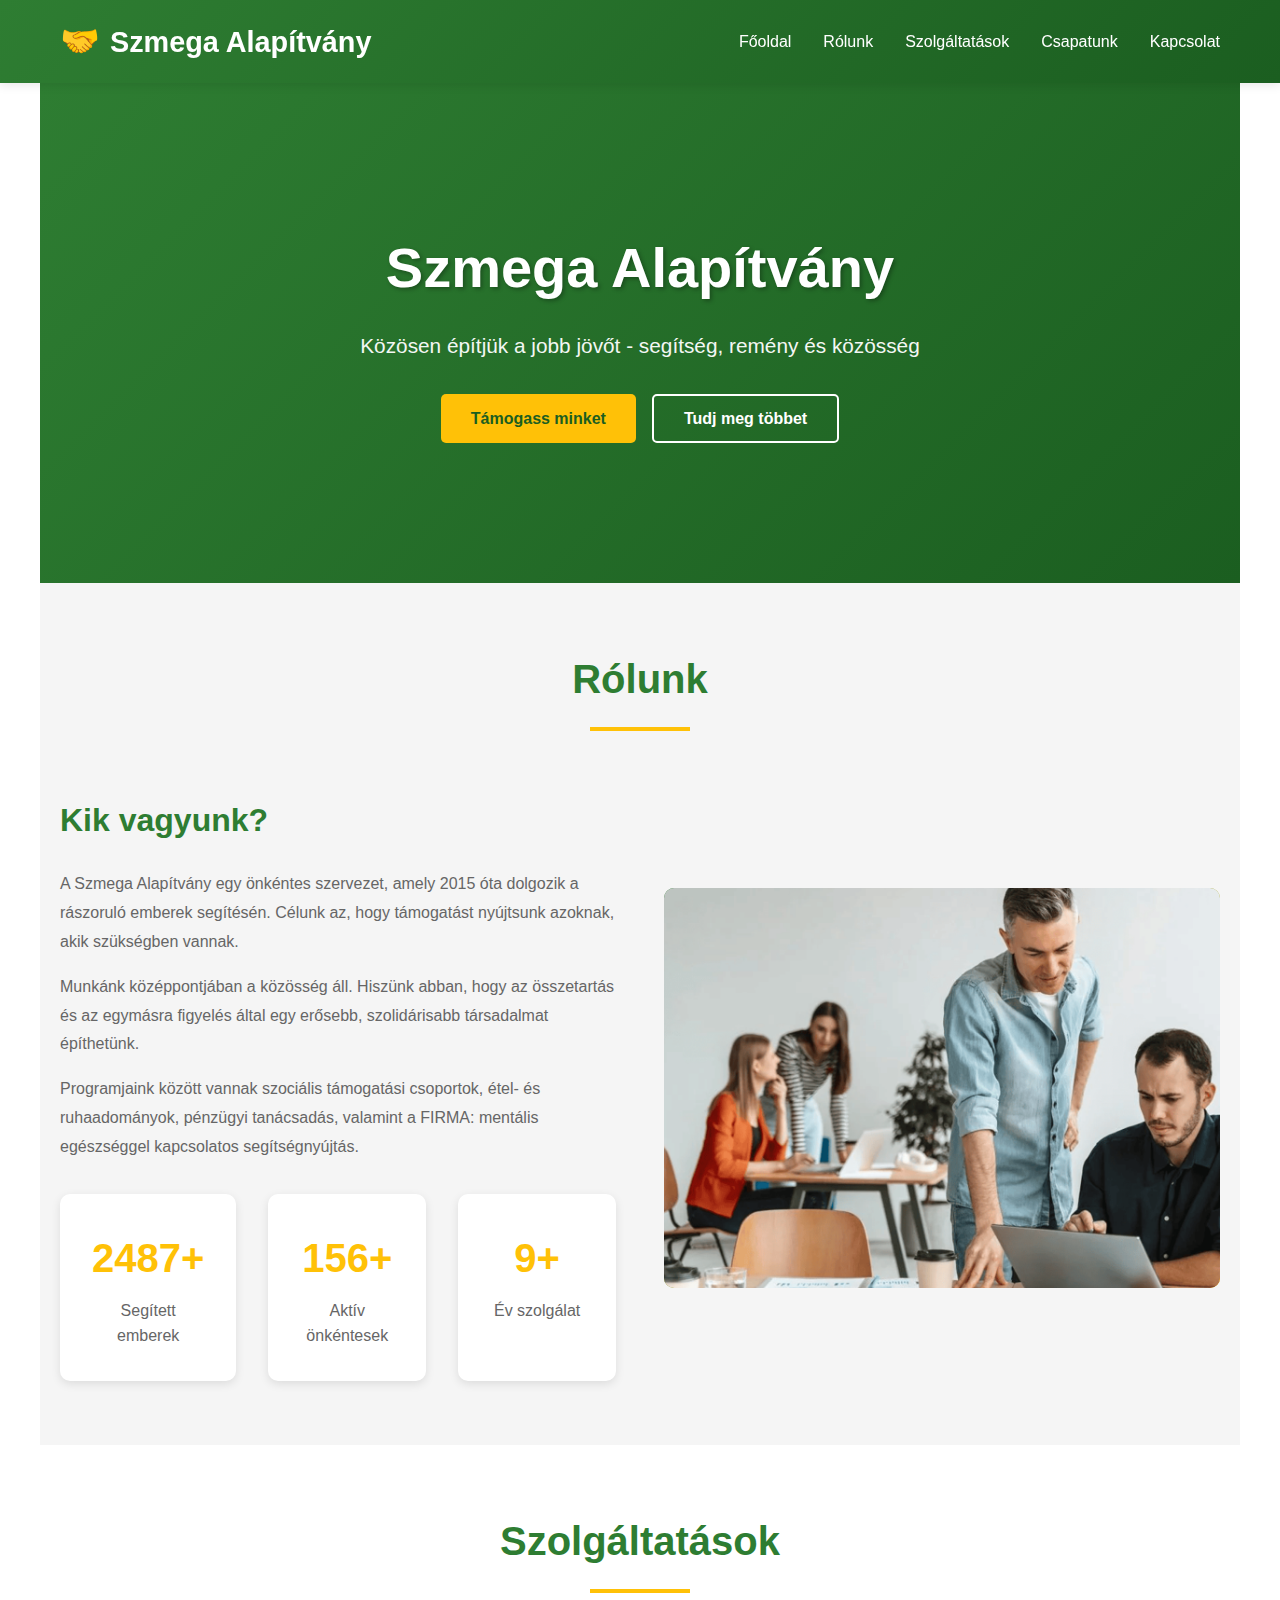
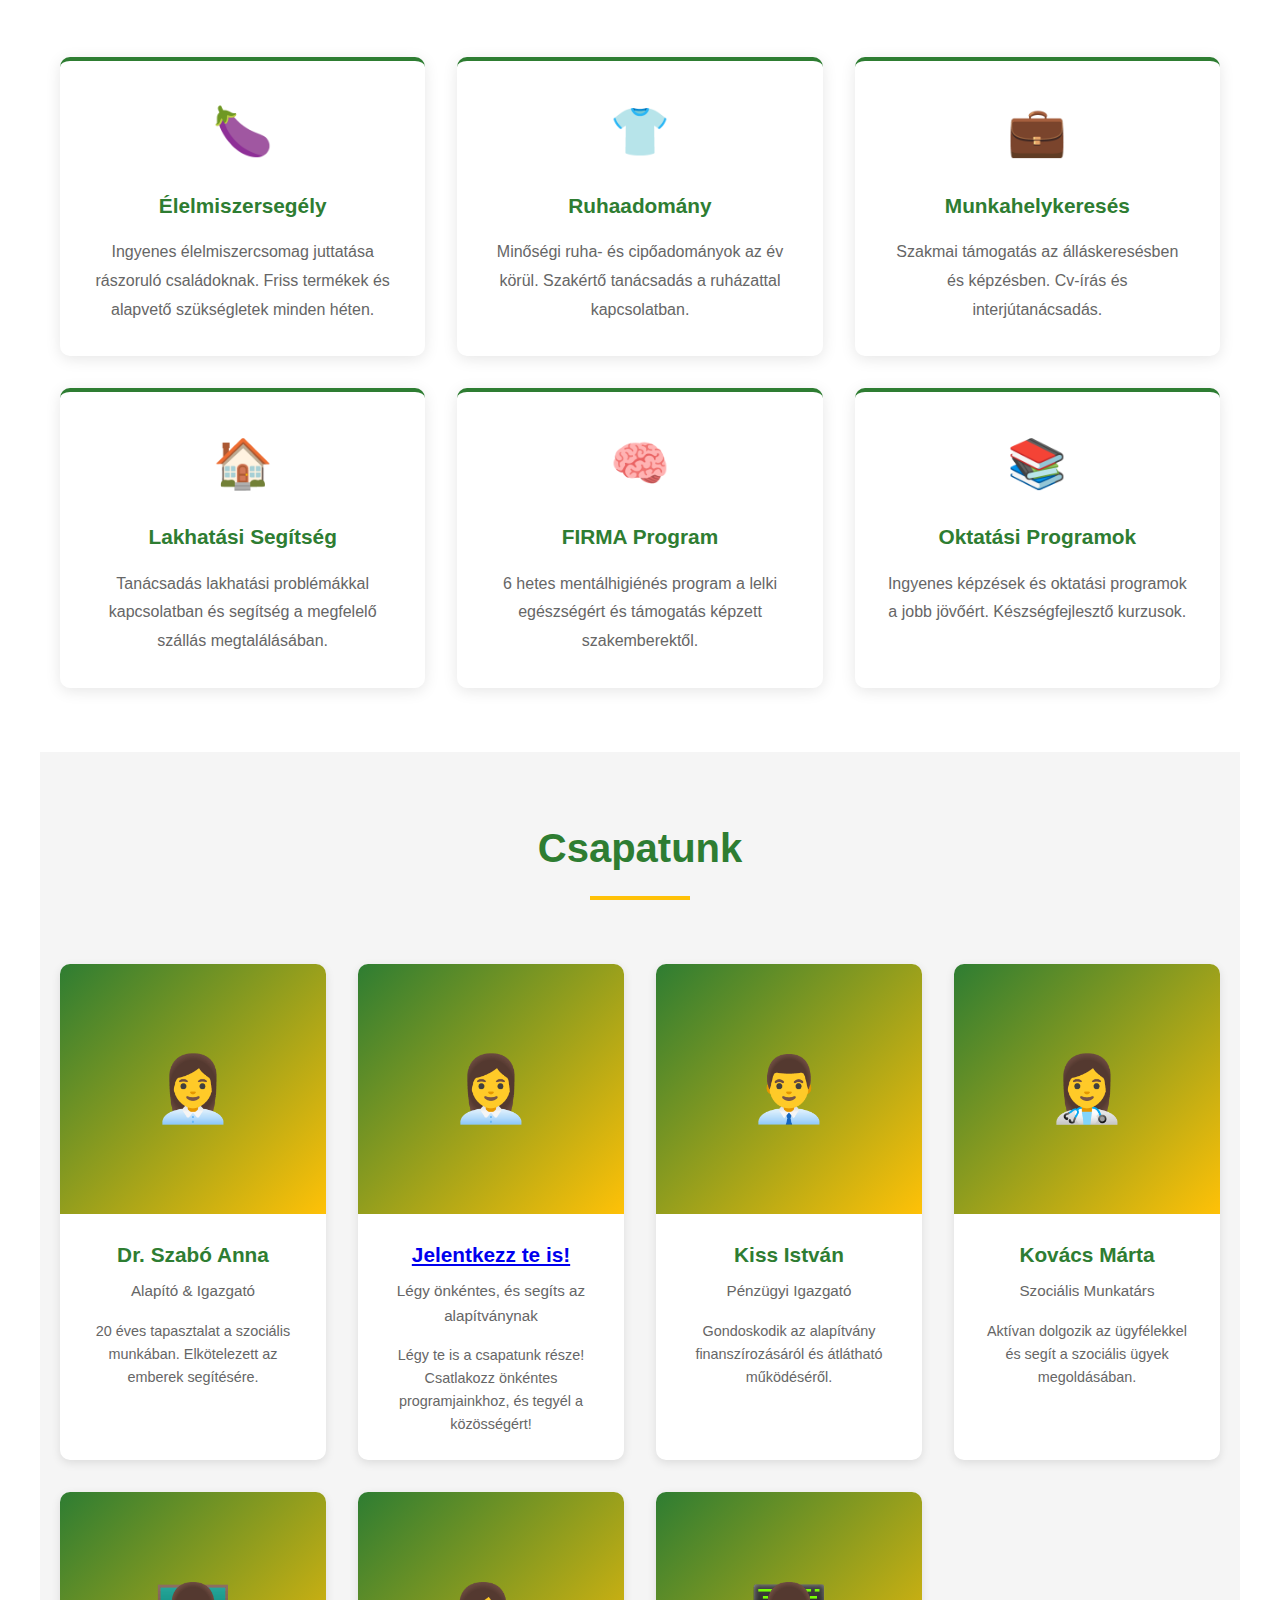
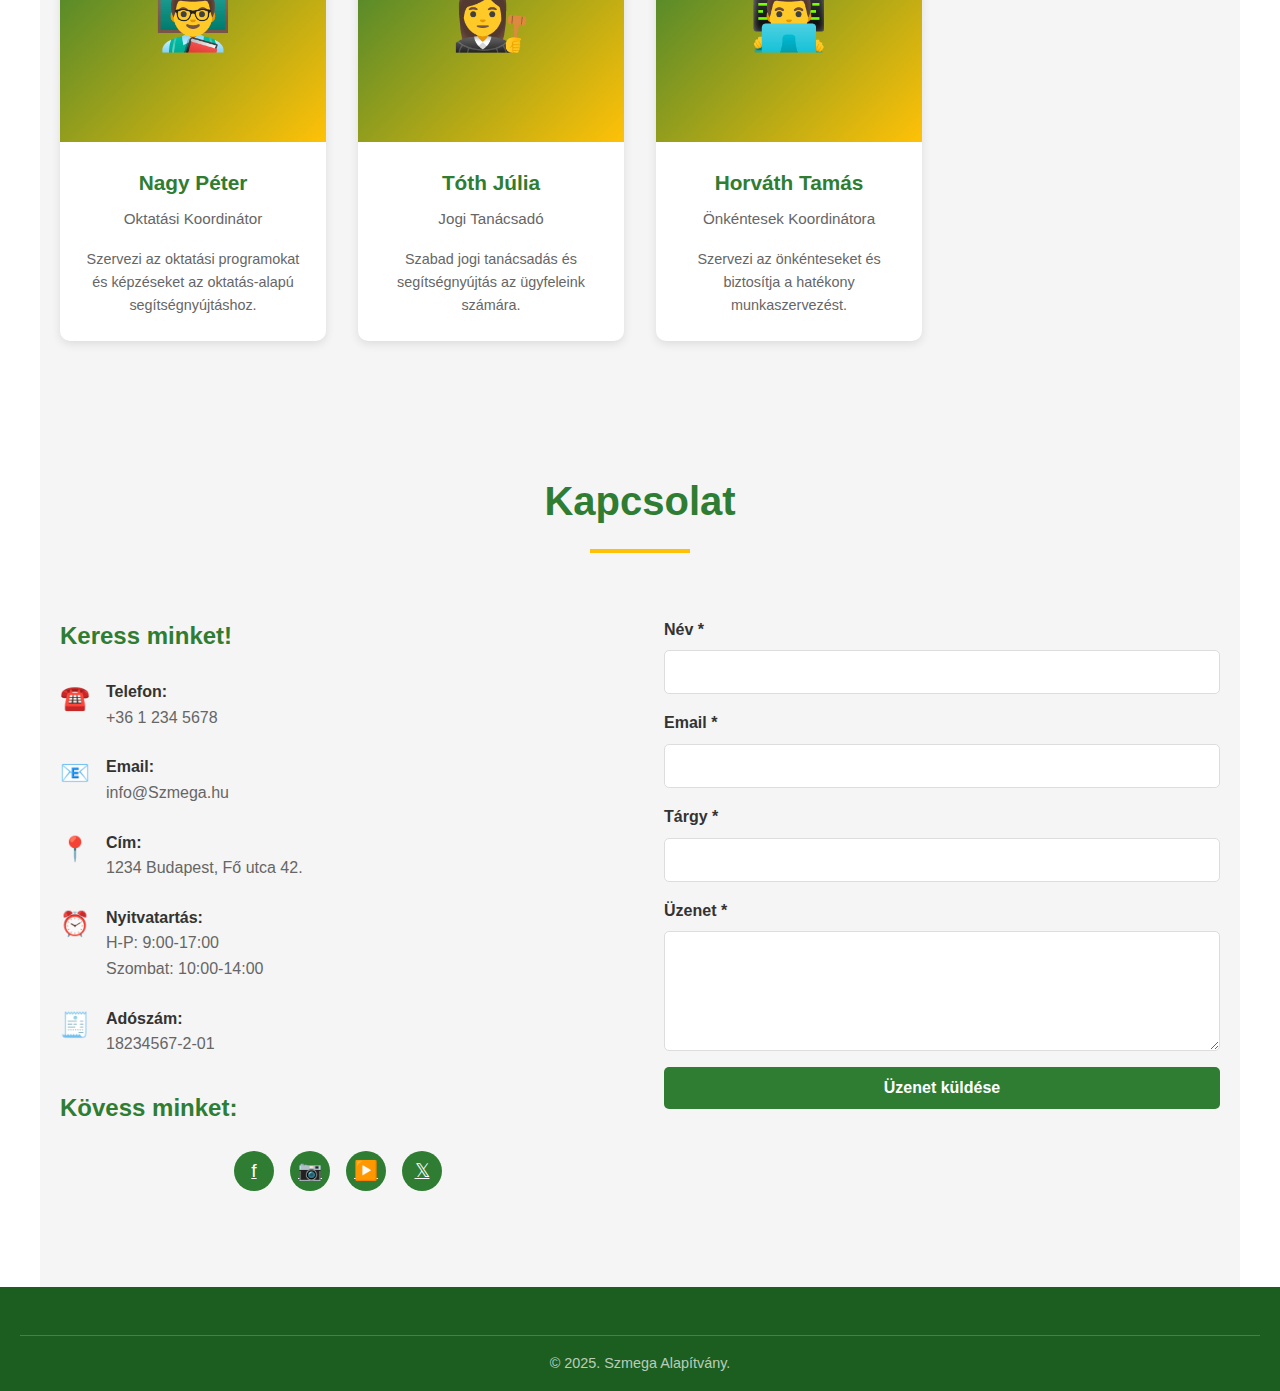
<file: index.html>
<!DOCTYPE html>
<html lang="hu">
<head>
    <meta charset="UTF-8">
    <meta name="viewport" content="width=device-width, initial-scale=1.0">
    <title>Szmega Alapítvány - Közösségi Segítség</title>
    <link rel="stylesheet" href="style.css">
    <link rel="icon" type="image/svg+xml" href="data:image/svg+xml,<svg xmlns='http://www.w3.org/2000/svg' viewBox='0 0 100 100'><text y='75' font-size='75'>🤝</text></svg>">
</head>
<body>
    <header>
        <div class="navbar">
            <div class="logo">
                <span class="logo-icon">🤝</span>
                <span>Szmega Alapítvány</span>
            </div>
            <button class="menu-toggle">☰</button>
            <nav>
                <ul>
                    <li><a href="#home">Főoldal</a></li>
                    <li><a href="#about">Rólunk</a></li>
                    <li><a href="#services">Szolgáltatások</a></li>
                    <li><a href="#team">Csapatunk</a></li>
                    <li><a href="#contact">Kapcsolat</a></li>
                </ul>
            </nav>
        </div>
    </header>
    <section id="home" class="hero">
        <div class="hero-content">
            <h1>Szmega Alapítvány</h1>
            <p>Közösen építjük a jobb jövőt - segítség, remény és közösség</p>
            <div class="hero-buttons">
                <a href="donations.html" class="btn btn-primary">
                    Támogass minket
                </a>
                <button class="btn btn-secondary" onclick="document.getElementById('about').scrollIntoView({behavior: 'smooth'})">
                    Tudj meg többet
                </button>
            </div>
        </div>
    </section>
    <section id="about">
        <h2 class="section-title">Rólunk</h2>
        <div class="about-content">
            <div class="about-text">
                <h2>Kik vagyunk?</h2>
                <p>
                    A Szmega Alapítvány egy önkéntes szervezet, amely 2015 óta dolgozik a rászoruló 
                    emberek segítésén. Célunk az, hogy támogatást nyújtsunk azoknak, akik szükségben vannak.
                </p>
                <p>
                    Munkánk középpontjában a közösség áll. Hiszünk abban, hogy az összetartás és az 
                    egymásra figyelés által egy erősebb, szolidárisabb társadalmat építhetünk.
                </p>
                <p>
                    Programjaink között vannak szociális támogatási csoportok, étel- és ruhaadományok, 
                    pénzügyi tanácsadás, valamint a FIRMA: mentális egészséggel kapcsolatos segítségnyújtás.
                </p>
                <div class="stats">
                    <div class="stat-box">
                        <div class="stat-number" data-target="2847">2487+</div>
                        <div class="stat-label">Segített emberek</div>
                    </div>
                    <div class="stat-box">
                        <div class="stat-number" data-target="156">156+</div>
                        <div class="stat-label">Aktív önkéntesek</div>
                    </div>
                    <div class="stat-box">
                        <div class="stat-number" data-target="9">9+</div>
                        <div class="stat-label">Év szolgálat</div>
                    </div>
                </div>
            </div>
            <div class="about-image">
                <img src="kep1.png" alt="">
            </div>
        </div>
    </section>
    <section id="services">
        <h2 class="section-title">Szolgáltatások</h2>
        <div class="services-grid">
            <div class="service-card">
                <div class="service-icon">🍆</div>
                <h3>Élelmiszersegély</h3>
                <p>
                    Ingyenes élelmiszercsomag juttatása rászoruló családoknak. 
                    Friss termékek és alapvető szükségletek minden héten.
                </p>
            </div>
            <div class="service-card">
                <div class="service-icon">👕</div>
                <h3>Ruhaadomány</h3>
                <p>
                    Minőségi ruha- és cipőadományok az év körül. 
                    Szakértő tanácsadás a ruházattal kapcsolatban.
                </p>
            </div>
            <div class="service-card">
                <div class="service-icon">💼</div>
                <h3>Munkahelykeresés</h3>
                <p>
                    Szakmai támogatás az álláskeresésben és 
                    képzésben. Cv-írás és interjútanácsadás.
                </p>
            </div>
            <div class="service-card">
                <div class="service-icon">🏠</div>
                <h3>Lakhatási Segítség</h3>
                <p>
                    Tanácsadás lakhatási problémákkal kapcsolatban 
                    és segítség a megfelelő szállás megtalálásában.
                </p>
            </div>
            <div class="service-card">
                <div class="service-icon">🧠</div>
                <h3>FIRMA Program</h3>
                <p>
                    6 hetes mentálhigiénés program a lelki egészségért
                    és támogatás képzett szakemberektől.
                </p>
            </div>
            <div class="service-card">
                <div class="service-icon">📚</div>
                <h3>Oktatási Programok</h3>
                <p>
                    Ingyenes képzések és oktatási programok 
                    a jobb jövőért. Készségfejlesztő kurzusok.
                </p>
            </div>
        </div>
    </section>
    <section id="team">
        <h2 class="section-title">Csapatunk</h2>
        <div class="team-grid">
            <div class="team-member">
                <div class="member-image">👩‍💼</div>
                <div class="member-info">
                    <div class="member-name">Dr. Szabó Anna</div>
                    <div class="member-role">Alapító & Igazgató</div>
                    <div class="member-bio">
                        20 éves tapasztalat a szociális munkában. 
                        Elkötelezett az emberek segítésére.
                    </div>
                </div>
            </div>
                        <div class="team-member">
                <div class="member-image">👩‍💼</div>
                <div class="member-info">
                    <div class="member-name"><a href="volunteer.html">Jelentkezz te is!</a></div>
                    <div class="member-role">Légy önkéntes, és segíts az alapítványnak</div>
                    <div class="member-bio">
                        Légy te is a csapatunk része! Csatlakozz önkéntes programjainkhoz,
                        és tegyél a közösségért!
                    </div>
                </div>
            </div>
            <div class="team-member">
                <div class="member-image">👨‍💼</div>
                <div class="member-info">
                    <div class="member-name">Kiss István</div>
                    <div class="member-role">Pénzügyi Igazgató</div>
                    <div class="member-bio">
                        Gondoskodik az alapítvány finanszírozásáról 
                        és átlátható működéséről.
                    </div>
                </div>
            </div>
            <div class="team-member">
                <div class="member-image">👩‍⚕️</div>
                <div class="member-info">
                    <div class="member-name">Kovács Márta</div>
                    <div class="member-role">Szociális Munkatárs</div>
                    <div class="member-bio">
                        Aktívan dolgozik az ügyfélekkel és segít 
                        a szociális ügyek megoldásában.
                    </div>
                </div>
            </div>
            <div class="team-member">
                <div class="member-image">👨‍🏫</div>
                <div class="member-info">
                    <div class="member-name">Nagy Péter</div>
                    <div class="member-role">Oktatási Koordinátor</div>
                    <div class="member-bio">
                        Szervezi az oktatási programokat és képzéseket 
                        az oktatás-alapú segítségnyújtáshoz.
                    </div>
                </div>
            </div>
            <div class="team-member">
                <div class="member-image">👩‍⚖️</div>
                <div class="member-info">
                    <div class="member-name">Tóth Júlia</div>
                    <div class="member-role">Jogi Tanácsadó</div>
                    <div class="member-bio">
                        Szabad jogi tanácsadás és segítségnyújtás 
                        az ügyfeleink számára.
                    </div>
                </div>
            </div>
            <div class="team-member">
                <div class="member-image">👨‍💻</div>
                <div class="member-info">
                    <div class="member-name">Horváth Tamás</div>
                    <div class="member-role">Önkéntesek Koordinátora</div>
                    <div class="member-bio">
                        Szervezi az önkénteseket és biztosítja 
                        a hatékony munkaszervezést.
                    </div>
                </div>
            </div>
        </div>
    </section>
    <section id="contact">
        <h2 class="section-title">Kapcsolat</h2>
        <div class="contact-wrapper">
            <div class="contact-info">
                <h3>Keress minket!</h3>
                
                <div class="contact-item">
                    <div class="contact-icon">☎️</div>
                    <div class="contact-details">
                        <strong>Telefon:</strong>
                        <p>+36 1 234 5678</p>
                    </div>
                </div>

                <div class="contact-item">
                    <div class="contact-icon">📧</div>
                    <div class="contact-details">
                        <strong>Email:</strong>
                        <p>info@Szmega.hu</p>
                    </div>
                </div>

                <div class="contact-item">
                    <div class="contact-icon">📍</div>
                    <div class="contact-details">
                        <strong>Cím:</strong>
                        <p>1234 Budapest, Fő utca 42.</p>
                    </div>
                </div>

                <div class="contact-item">
                    <div class="contact-icon">⏰</div>
                    <div class="contact-details">
                        <strong>Nyitvatartás:</strong>
                        <p>H-P: 9:00-17:00<br>Szombat: 10:00-14:00</p>
                    </div>
                </div>

                <div class="contact-item">
                    <div class="contact-icon">🧾</div>
                    <div class="contact-details">
                        <strong>Adószám:</strong>
                        <p>18234567-2-01</p>
                    </div>
                </div>

                <h3 style="margin-top: 2rem;">Kövess minket:</h3>
                <div class="social-links">
                    <a href="https://facebook.com" target="_blank" class="social-icon" title="Facebook">f</a>
                    <a href="https://instagram.com" target="_blank" class="social-icon" title="Instagram">📷</a>
                    <a href="https://youtube.com" target="_blank" class="social-icon" title="YouTube">▶️</a>
                    <a href="https://twitter.com" target="_blank" class="social-icon" title="Twitter">𝕏</a>
                </div>
            </div>

            <form id="contactForm" class="contact-form">
                <div class="form-group">
                    <label for="name">Név *</label>
                    <input type="text" id="name" name="name" required>
                </div>

                <div class="form-group">
                    <label for="email">Email *</label>
                    <input type="email" id="email" name="email" required>
                </div>

                <div class="form-group">
                    <label for="subject">Tárgy *</label>
                    <input type="text" id="subject" name="subject" required>
                </div>

                <div class="form-group">
                    <label for="message">Üzenet *</label>
                    <textarea id="message" name="message" required></textarea>
                </div>

                <div class="form-group">
                    <button type="submit">Üzenet küldése</button>
                </div>
            </form>
        </div>
    </section>
    <footer>
        <div class="footer-bottom">
            <p>&copy; 2025. Szmega Alapítvány.</p>
        </div>
    </footer>
    <script src="script.js"></script>
</body>
</html>
</file>
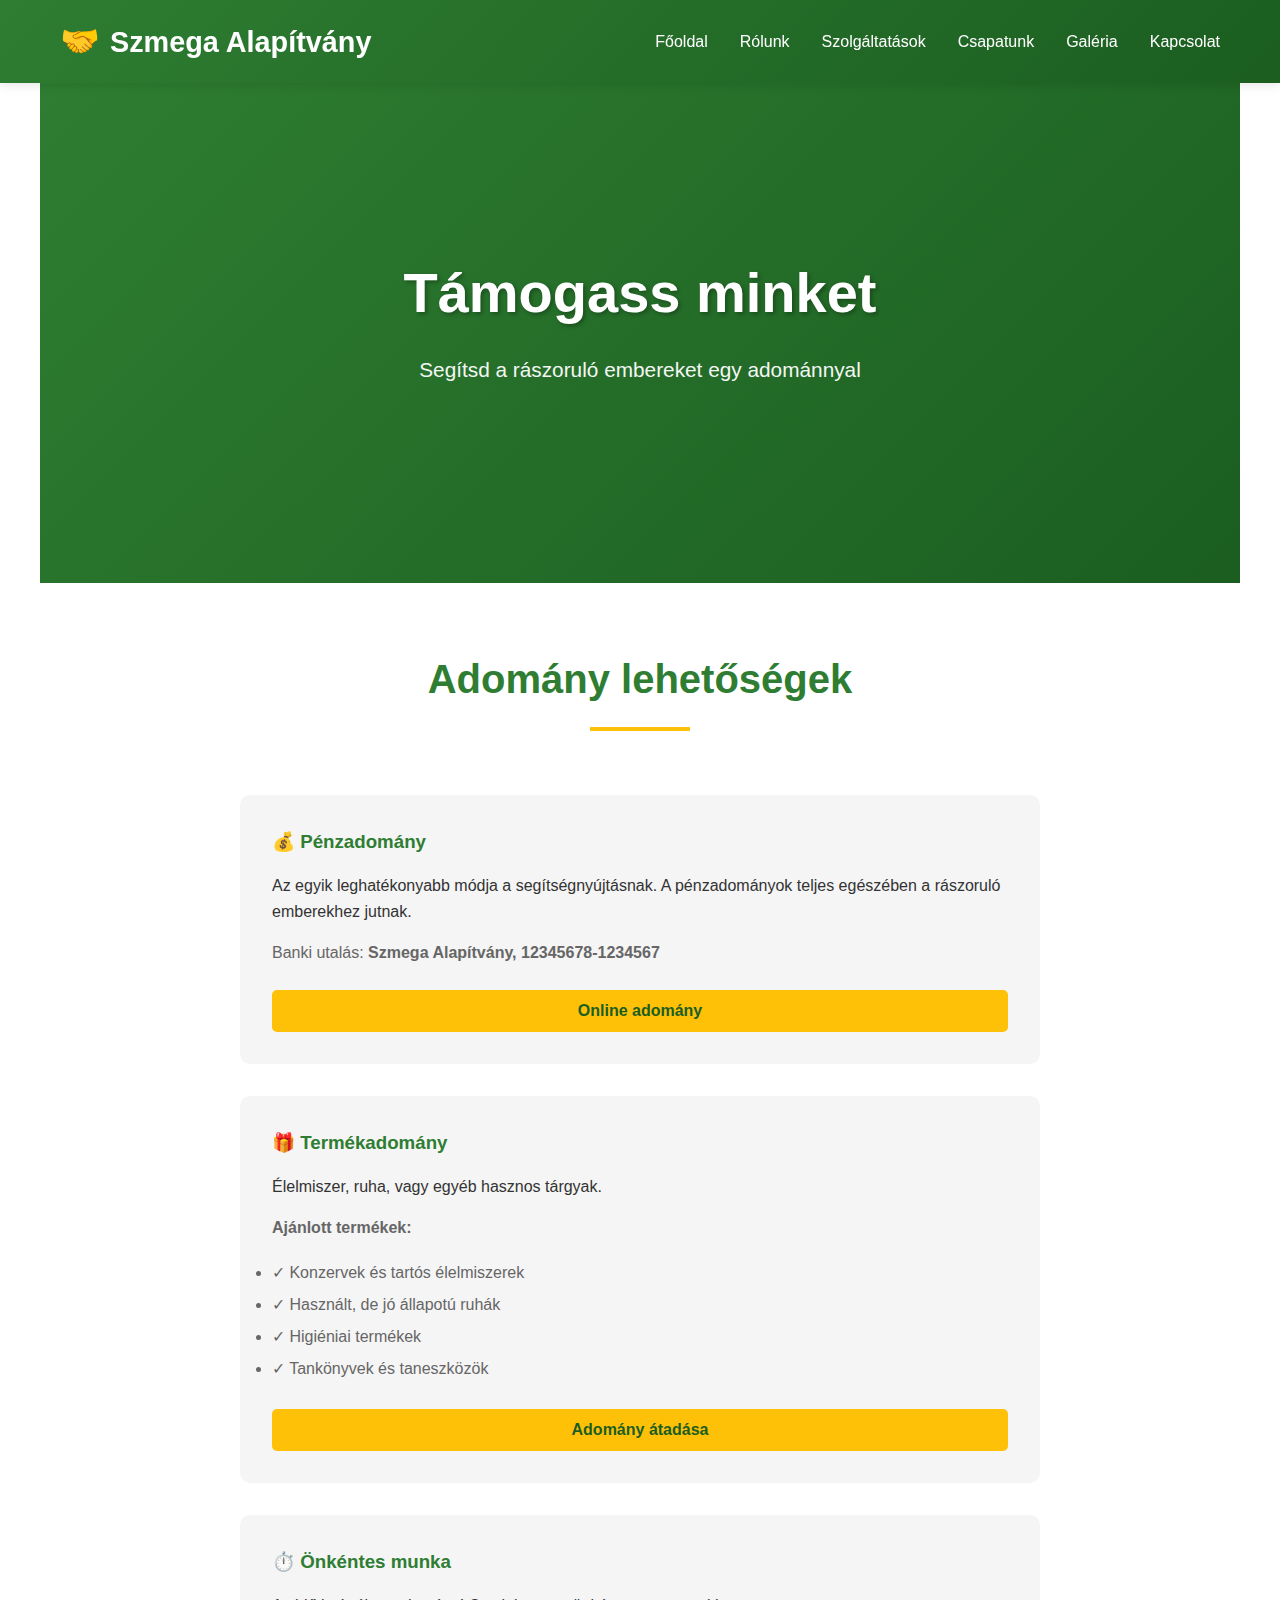
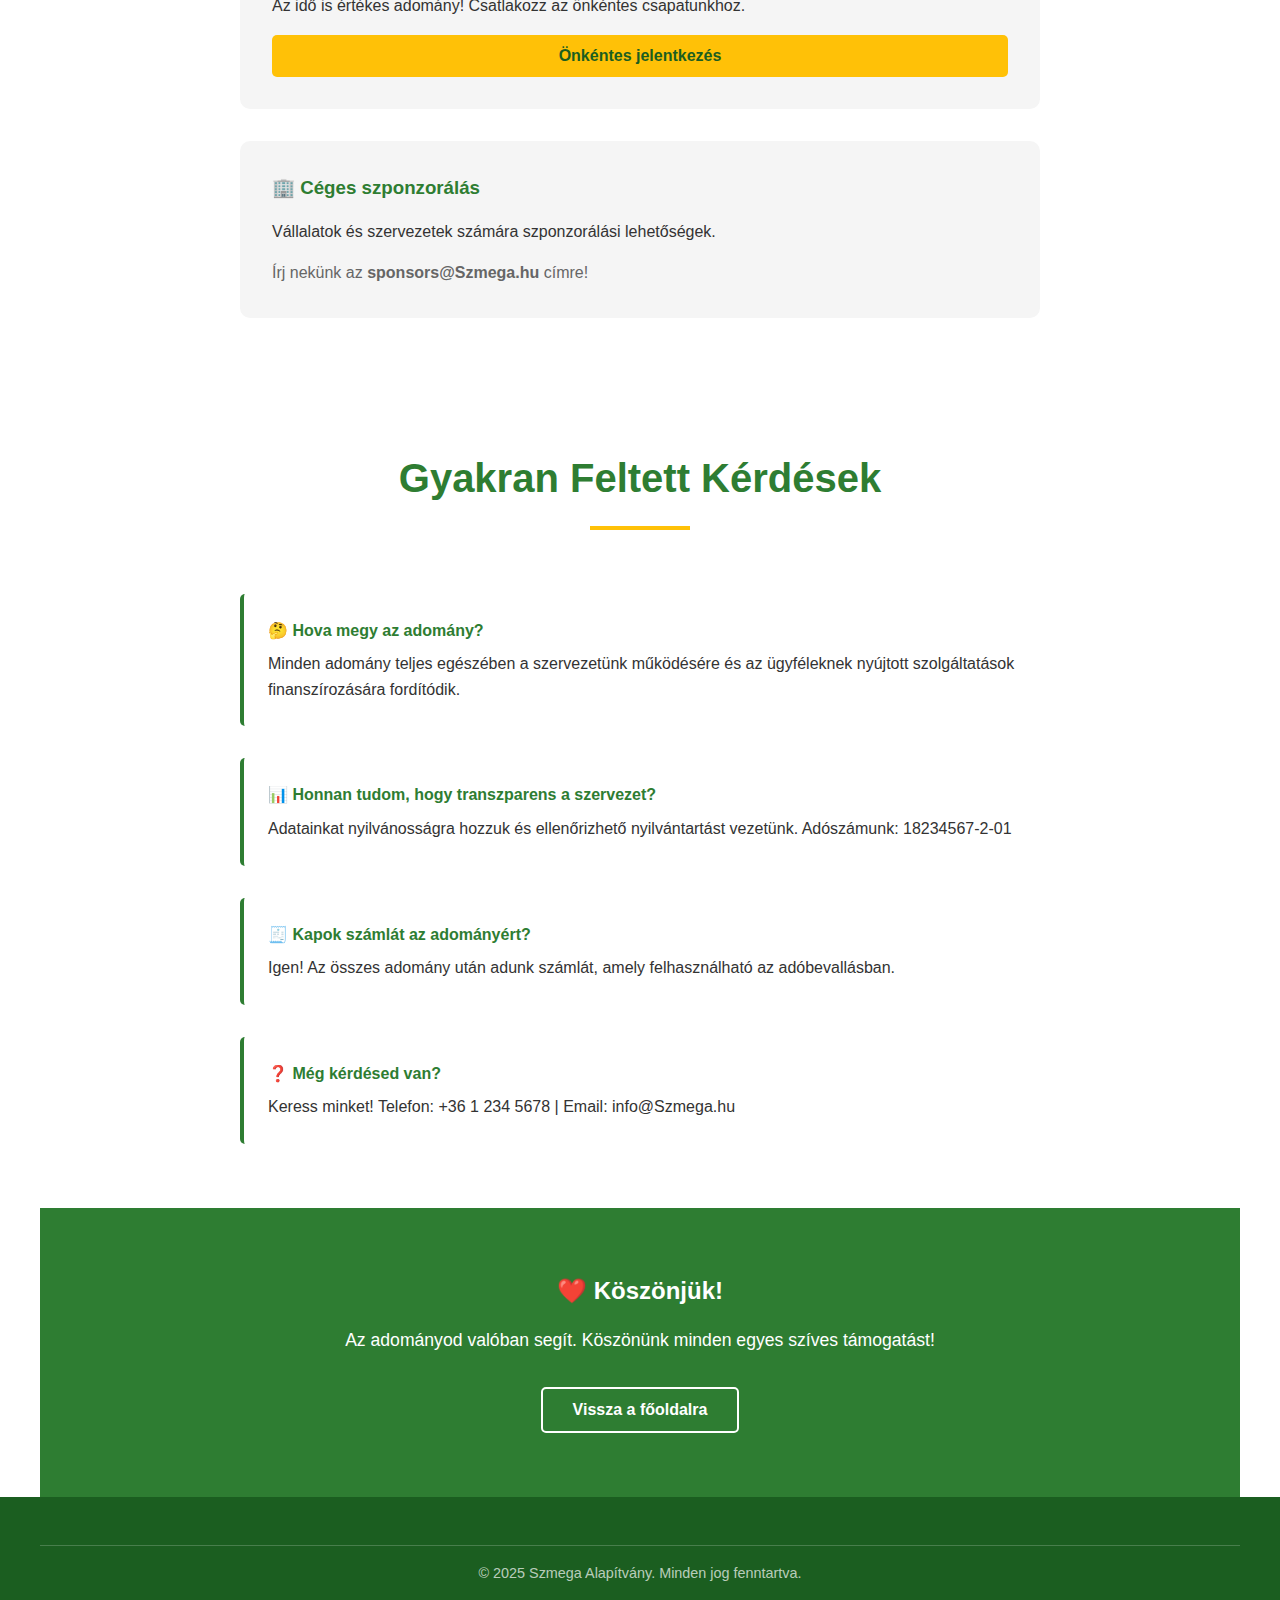
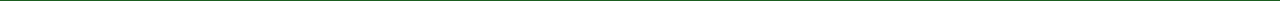
<file: donations.html>
<!DOCTYPE html>
<html lang="hu">
<head>
    <meta charset="UTF-8">
    <meta name="viewport" content="width=device-width, initial-scale=1.0">
    <title>Adomány - Szmega Alapítvány</title>
    <link rel="stylesheet" href="style.css">
</head>
<body>
    <header>
        <div class="navbar">
            <div class="logo">
                <span class="logo-icon">🤝</span>
                <span>Szmega Alapítvány</span>
            </div>
            <button class="menu-toggle">☰</button>
            <nav>
                <ul>
                    <li><a href="index.html">Főoldal</a></li>
                    <li><a href="index.html#about">Rólunk</a></li>
                    <li><a href="index.html#services">Szolgáltatások</a></li>
                    <li><a href="index.html#team">Csapatunk</a></li>
                    <li><a href="index.html#gallery">Galéria</a></li>
                    <li><a href="index.html#contact">Kapcsolat</a></li>
                </ul>
            </nav>
        </div>
    </header>

    <section class="hero">
        <div class="hero-content">
            <h1>Támogass minket</h1>
            <p>Segítsd a rászoruló embereket egy adománnyal</p>
        </div>
    </section>

    <section>
        <h2 class="section-title">Adomány lehetőségek</h2>
        
        <div style="max-width: 800px; margin: 0 auto;">
            <div style="background-color: #f5f5f5; padding: 2rem; border-radius: 10px; margin-bottom: 2rem;">
                <h3 style="color: #2E7D32; margin-bottom: 1rem;">💰 Pénzadomány</h3>
                <p style="margin-bottom: 1rem;">
                    Az egyik leghatékonyabb módja a segítségnyújtásnak. A pénzadományok teljes egészében 
                    a rászoruló emberekhez jutnak.
                </p>
                <p style="color: #666; margin-bottom: 1.5rem;">
                    Banki utalás: <strong>Szmega Alapítvány, 12345678-1234567</strong>
                </p>
                <button class="btn btn-primary" style="width: 100%;">Online adomány</button>
            </div>

            <div style="background-color: #f5f5f5; padding: 2rem; border-radius: 10px; margin-bottom: 2rem;">
                <h3 style="color: #2E7D32; margin-bottom: 1rem;">🎁 Termékadomány</h3>
                <p style="margin-bottom: 1rem;">
                    Élelmiszer, ruha, vagy egyéb hasznos tárgyak.
                </p>
                <p style="color: #666; margin-bottom: 1rem;">
                    <strong>Ajánlott termékek:</strong>
                </p>
                <ul style="color: #666; margin-bottom: 1.5rem; line-height: 2;">
                    <li>✓ Konzervek és tartós élelmiszerek</li>
                    <li>✓ Használt, de jó állapotú ruhák</li>
                    <li>✓ Higiéniai termékek</li>
                    <li>✓ Tankönyvek és taneszközök</li>
                </ul>
                <button class="btn btn-primary" style="width: 100%;">Adomány átadása</button>
            </div>

            <div style="background-color: #f5f5f5; padding: 2rem; border-radius: 10px; margin-bottom: 2rem;">
                <h3 style="color: #2E7D32; margin-bottom: 1rem;">⏱️ Önkéntes munka</h3>
                <p style="margin-bottom: 1rem;">
                    Az idő is értékes adomány! Csatlakozz az önkéntes csapatunkhoz.
                </p>
                <button class="btn btn-primary" style="width: 100%;">Önkéntes jelentkezés</button>
            </div>

            <div style="background-color: #f5f5f5; padding: 2rem; border-radius: 10px;">
                <h3 style="color: #2E7D32; margin-bottom: 1rem;">🏢 Céges szponzorálás</h3>
                <p style="margin-bottom: 1rem;">
                    Vállalatok és szervezetek számára szponzorálási lehetőségek.
                </p>
                <p style="color: #666;">
                    Írj nekünk az <strong>sponsors@Szmega.hu</strong> címre!
                </p>
            </div>
        </div>
    </section>
    <section id="faq">
        <h2 class="section-title">Gyakran Feltett Kérdések</h2>
        
        <div style="max-width: 800px; margin: 0 auto;">
            <div style="margin-bottom: 2rem; background: white; padding: 1.5rem; border-left: 4px solid #2E7D32; border-radius: 5px;">
                <h4 style="color: #2E7D32; margin-bottom: 0.5rem;">🤔 Hova megy az adomány?</h4>
                <p>Minden adomány teljes egészében a szervezetünk működésére és az ügyféleknek nyújtott 
                   szolgáltatások finanszírozására fordítódik.</p>
            </div>

            <div style="margin-bottom: 2rem; background: white; padding: 1.5rem; border-left: 4px solid #2E7D32; border-radius: 5px;">
                <h4 style="color: #2E7D32; margin-bottom: 0.5rem;">📊 Honnan tudom, hogy transzparens a szervezet?</h4>
                <p>Adatainkat nyilvánosságra hozzuk és ellenőrizhető nyilvántartást vezetünk. 
                   Adószámunk: 18234567-2-01</p>
            </div>

            <div style="margin-bottom: 2rem; background: white; padding: 1.5rem; border-left: 4px solid #2E7D32; border-radius: 5px;">
                <h4 style="color: #2E7D32; margin-bottom: 0.5rem;">🧾 Kapok számlát az adományért?</h4>
                <p>Igen! Az összes adomány után adunk számlát, amely felhasználható az 
                   adóbevallásban.</p>
            </div>

            <div style="background: white; padding: 1.5rem; border-left: 4px solid #2E7D32; border-radius: 5px;">
                <h4 style="color: #2E7D32; margin-bottom: 0.5rem;">❓ Még kérdésed van?</h4>
                <p>Keress minket! Telefon: +36 1 234 5678 | Email: info@Szmega.hu</p>
            </div>
        </div>
    </section>
    <section style="background-color: #2E7D32; color: white; text-align: center;">
        <h2 style="color: white; margin-bottom: 1rem;">❤️ Köszönjük!</h2>
        <p style="font-size: 1.1rem; margin-bottom: 2rem;">
            Az adományod valóban segít. Köszönünk minden egyes szíves támogatást!
        </p>
        <button class="btn btn-secondary" onclick="window.history.back();">Vissza a főoldalra</button>
    </section>
    <footer>
        <div class="footer-content">
            <div class="footer-bottom">
                <p>&copy; 2025 Szmega Alapítvány. Minden jog fenntartva.</p>
            </div>
        </div>
    </footer>

    <script src="script.js"></script>
</body>
</html>
</file>
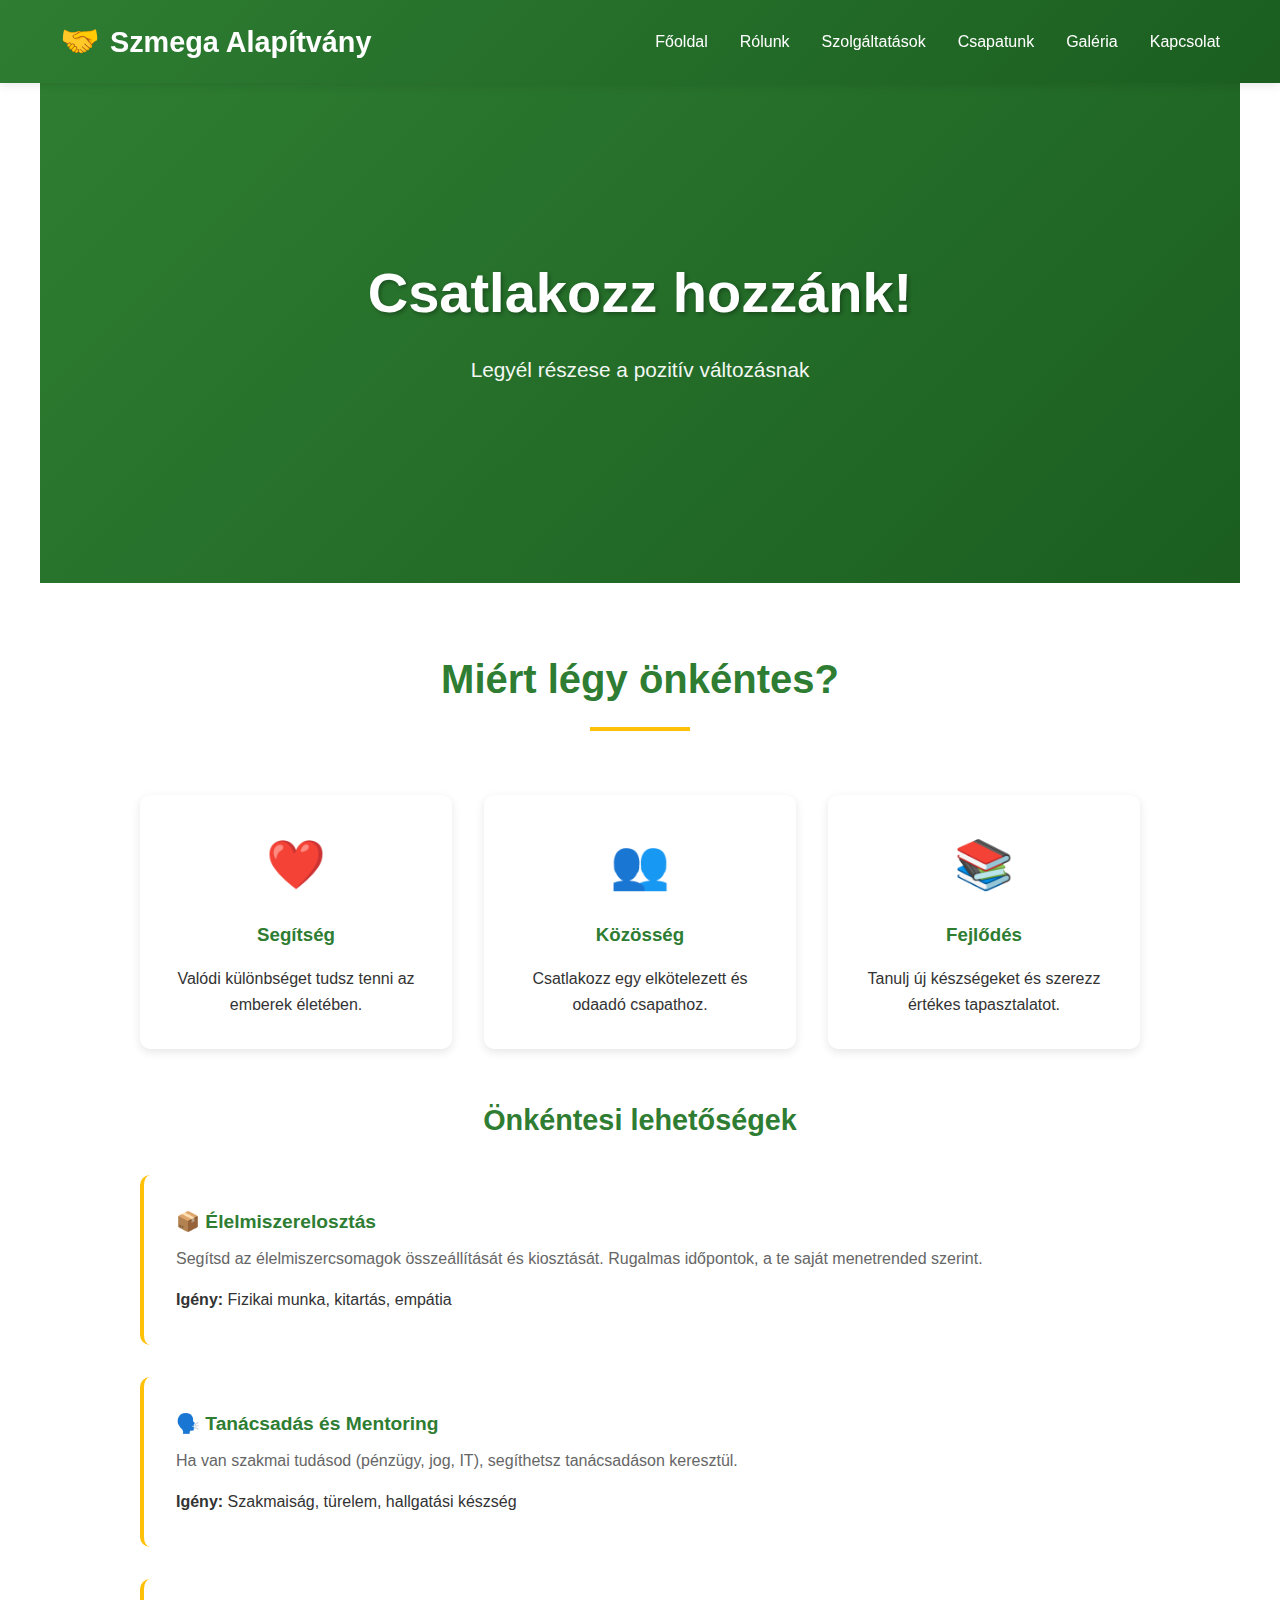
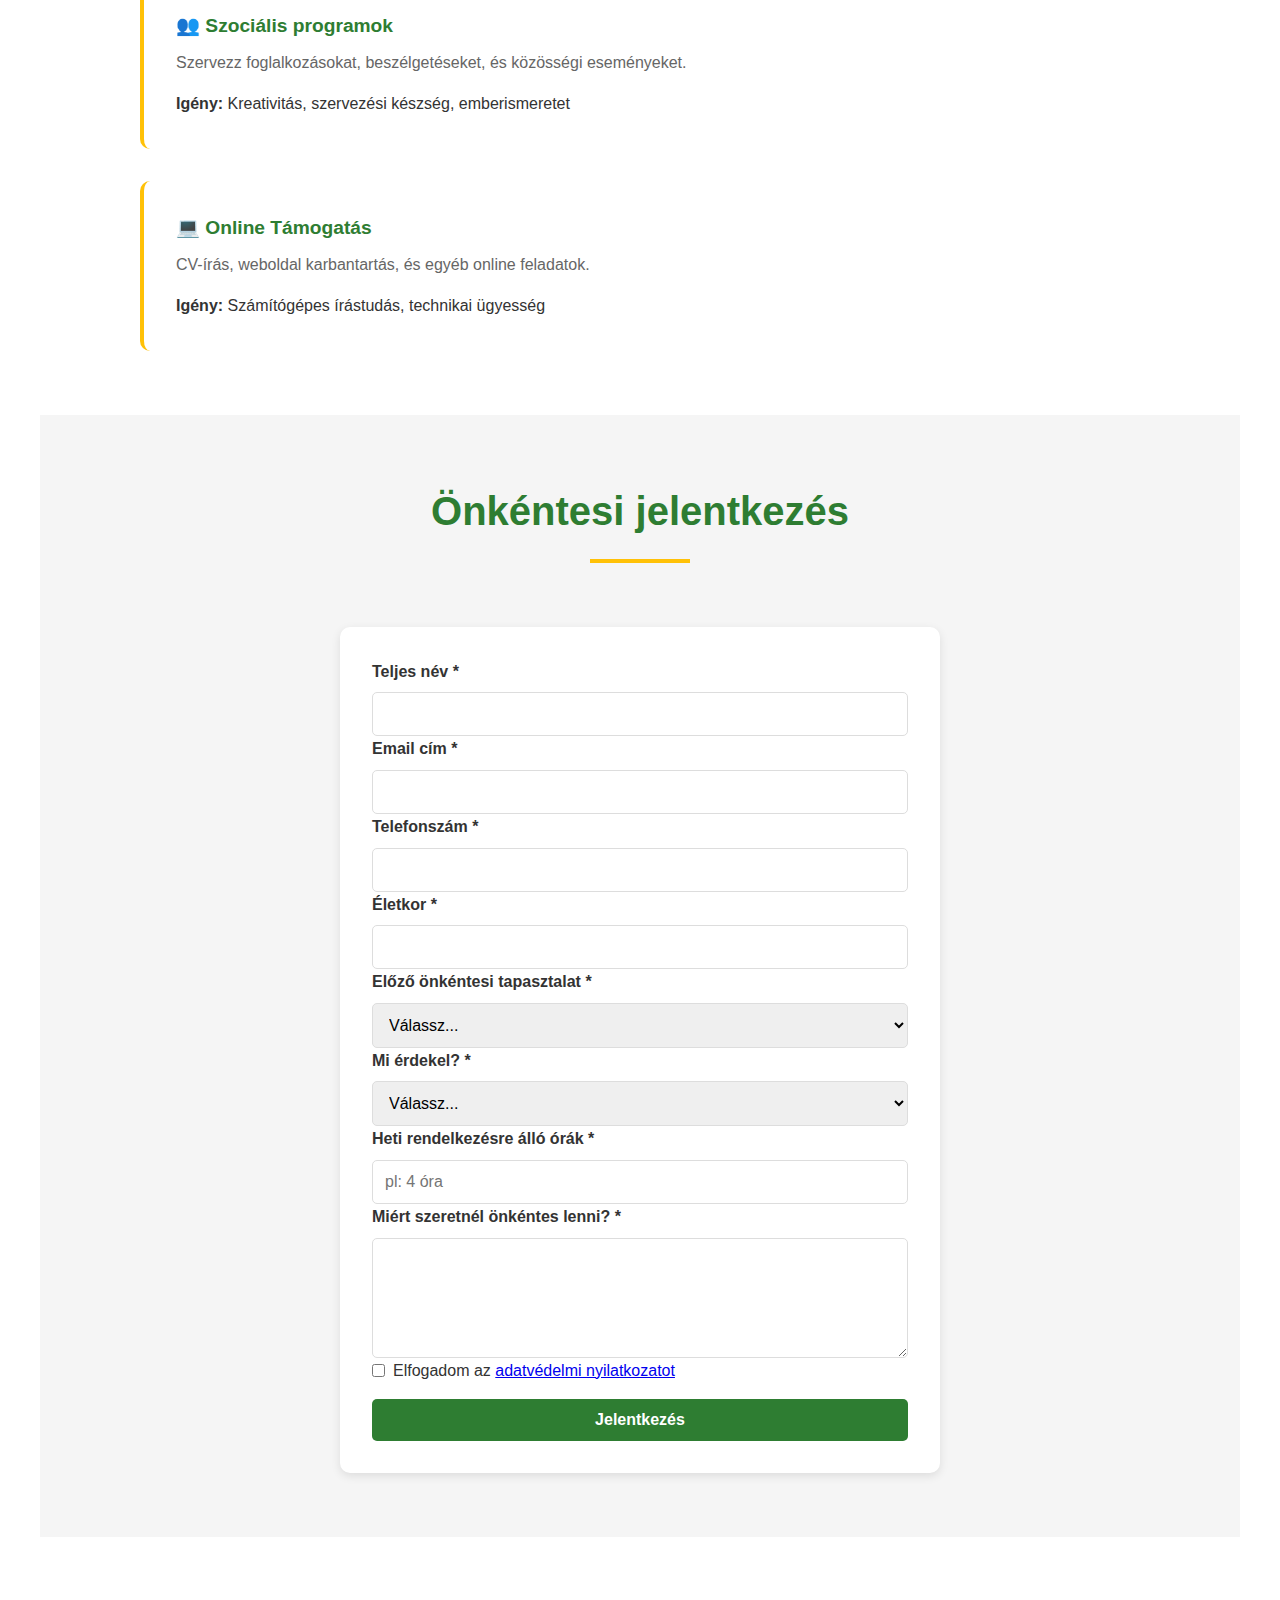
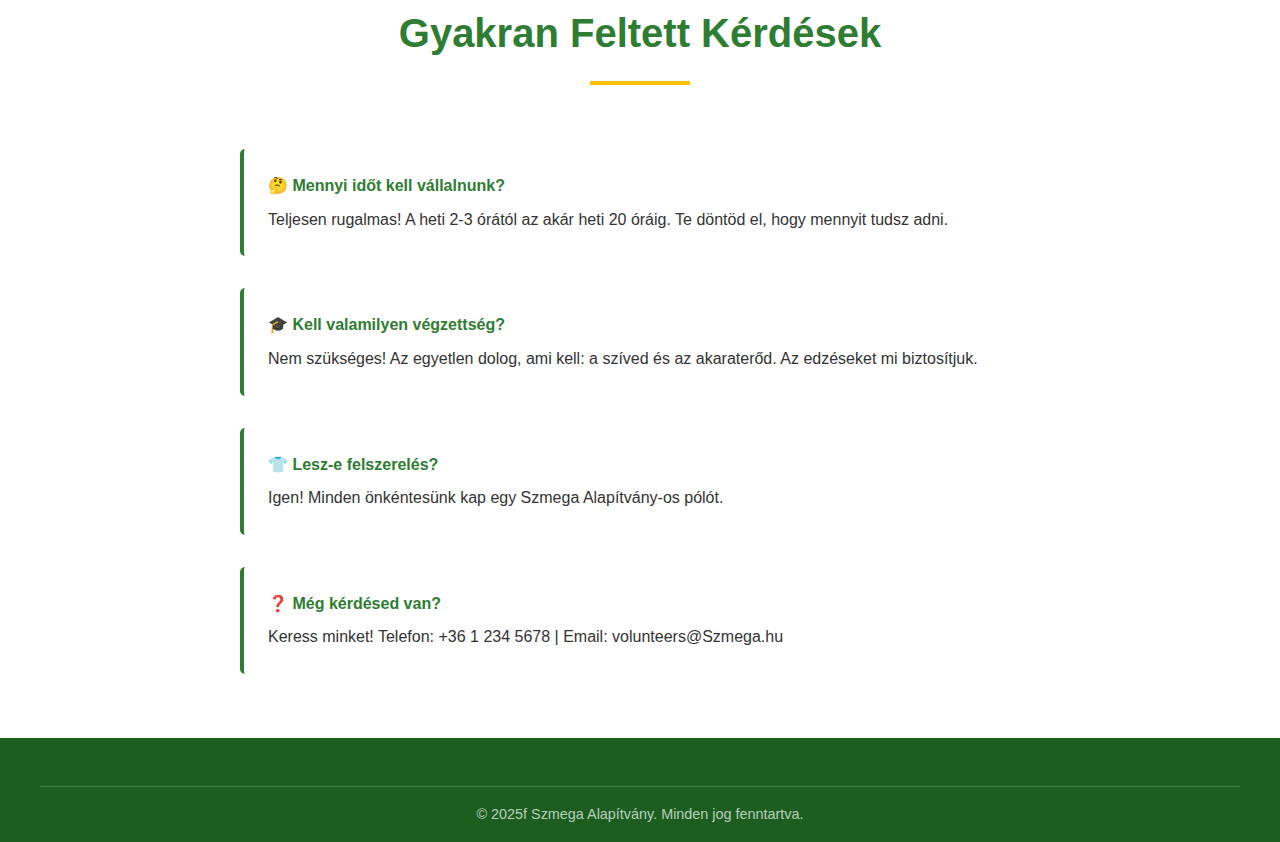
<file: volunteer.html>
<!DOCTYPE html>
<html lang="hu">
<head>
    <meta charset="UTF-8">
    <meta name="viewport" content="width=device-width, initial-scale=1.0">
    <meta name="description" content="Csatlakozz a Szmega Alapítványhoz - Önkéntesek és csapattag kerestetik">
    <title>Csatlakozz - Szmega Alapítvány</title>
    <link rel="stylesheet" href="style.css">
</head>
<body>
    <header>
        <div class="navbar">
            <div class="logo">
                <span class="logo-icon">🤝</span>
                <span>Szmega Alapítvány</span>
            </div>
            <button class="menu-toggle">☰</button>
            <nav>
                <ul>
                    <li><a href="index.html">Főoldal</a></li>
                    <li><a href="index.html#about">Rólunk</a></li>
                    <li><a href="index.html#services">Szolgáltatások</a></li>
                    <li><a href="index.html#team">Csapatunk</a></li>
                    <li><a href="index.html#gallery">Galéria</a></li>
                    <li><a href="index.html#contact">Kapcsolat</a></li>
                </ul>
            </nav>
        </div>
    </header>
    <section class="hero">
        <div class="hero-content">
            <h1>Csatlakozz hozzánk!</h1>
            <p>Legyél részese a pozitív változásnak</p>
        </div>
    </section>
    <section>
        <h2 class="section-title">Miért légy önkéntes?</h2>
        
        <div style="max-width: 1000px; margin: 0 auto;">
            <div style="display: grid; grid-template-columns: repeat(auto-fit, minmax(250px, 1fr)); gap: 2rem; margin-bottom: 3rem;">
                <div style="background: white; padding: 2rem; border-radius: 10px; box-shadow: 0 3px 10px rgba(0,0,0,0.1); text-align: center;">
                    <div style="font-size: 3rem; margin-bottom: 1rem;">❤️</div>
                    <h3 style="color: #2E7D32; margin-bottom: 1rem;">Segítség</h3>
                    <p>Valódi különbséget tudsz tenni az emberek életében.</p>
                </div>
                <div style="background: white; padding: 2rem; border-radius: 10px; box-shadow: 0 3px 10px rgba(0,0,0,0.1); text-align: center;">
                    <div style="font-size: 3rem; margin-bottom: 1rem;">👥</div>
                    <h3 style="color: #2E7D32; margin-bottom: 1rem;">Közösség</h3>
                    <p>Csatlakozz egy elkötelezett és odaadó csapathoz.</p>
                </div>
                <div style="background: white; padding: 2rem; border-radius: 10px; box-shadow: 0 3px 10px rgba(0,0,0,0.1); text-align: center;">
                    <div style="font-size: 3rem; margin-bottom: 1rem;">📚</div>
                    <h3 style="color: #2E7D32; margin-bottom: 1rem;">Fejlődés</h3>
                    <p>Tanulj új készségeket és szerezz értékes tapasztalatot.</p>
                </div>
            </div>

            <h3 style="color: #2E7D32; font-size: 1.8rem; margin-bottom: 2rem; text-align: center;">Önkéntesi lehetőségek</h3>

            <div style="margin-bottom: 2rem; background: white; padding: 2rem; border-radius: 10px; border-left: 4px solid #FFC107;">
                <h4 style="color: #2E7D32; margin-bottom: 0.5rem; font-size: 1.2rem;">📦 Élelmiszerelosztás</h4>
                <p style="color: #666; margin-bottom: 1rem;">
                    Segítsd az élelmiszercsomagok összeállítását és kiosztását. 
                    Rugalmas időpontok, a te saját menetrended szerint.
                </p>
                <p><strong>Igény:</strong> Fizikai munka, kitartás, empátia</p>
            </div>

            <div style="margin-bottom: 2rem; background: white; padding: 2rem; border-radius: 10px; border-left: 4px solid #FFC107;">
                <h4 style="color: #2E7D32; margin-bottom: 0.5rem; font-size: 1.2rem;">🗣️ Tanácsadás és Mentoring</h4>
                <p style="color: #666; margin-bottom: 1rem;">
                    Ha van szakmai tudásod (pénzügy, jog, IT), segíthetsz tanácsadáson keresztül.
                </p>
                <p><strong>Igény:</strong> Szakmaiság, türelem, hallgatási készség</p>
            </div>

            <div style="margin-bottom: 2rem; background: white; padding: 2rem; border-radius: 10px; border-left: 4px solid #FFC107;">
                <h4 style="color: #2E7D32; margin-bottom: 0.5rem; font-size: 1.2rem;">👥 Szociális programok</h4>
                <p style="color: #666; margin-bottom: 1rem;">
                    Szervezz foglalkozásokat, beszélgetéseket, és közösségi eseményeket.
                </p>
                <p><strong>Igény:</strong> Kreativitás, szervezési készség, emberismeretet</p>
            </div>

            <div style="background: white; padding: 2rem; border-radius: 10px; border-left: 4px solid #FFC107;">
                <h4 style="color: #2E7D32; margin-bottom: 0.5rem; font-size: 1.2rem;">💻 Online Támogatás</h4>
                <p style="color: #666; margin-bottom: 1rem;">
                    CV-írás, weboldal karbantartás, és egyéb online feladatok.
                </p>
                <p><strong>Igény:</strong> Számítógépes írástudás, technikai ügyesség</p>
            </div>
        </div>
    </section>
    <section style="background-color: #f5f5f5;">
        <h2 class="section-title">Önkéntesi jelentkezés</h2>
        
        <div style="max-width: 600px; margin: 0 auto;">
            <form style="background: white; padding: 2rem; border-radius: 10px; box-shadow: 0 3px 10px rgba(0,0,0,0.1);">
                <div class="form-group">
                    <label for="vname">Teljes név *</label>
                    <input type="text" id="vname" name="vname" required>
                </div>

                <div class="form-group">
                    <label for="vemail">Email cím *</label>
                    <input type="email" id="vemail" name="vemail" required>
                </div>

                <div class="form-group">
                    <label for="vphone">Telefonszám *</label>
                    <input type="tel" id="vphone" name="vphone" required>
                </div>

                <div class="form-group">
                    <label for="vage">Életkor *</label>
                    <input type="number" id="vage" name="vage" min="18" required>
                </div>

                <div class="form-group">
                    <label for="vexperience">Előző önkéntesi tapasztalat *</label>
                    <select id="vexperience" name="vexperience" style="padding: 12px; border: 1px solid #ddd; border-radius: 5px; font-family: inherit; font-size: 1rem;">
                        <option value="">Válassz...</option>
                        <option value="no">Nincs</option>
                        <option value="yes">Van</option>
                    </select>
                </div>

                <div class="form-group">
                    <label for="vinterest">Mi érdekel? *</label>
                    <select id="vinterest" name="vinterest" style="padding: 12px; border: 1px solid #ddd; border-radius: 5px; font-family: inherit; font-size: 1rem;">
                        <option value="">Válassz...</option>
                        <option value="food">Élelmiszerelosztás</option>
                        <option value="advising">Tanácsadás</option>
                        <option value="programs">Szociális programok</option>
                        <option value="online">Online támogatás</option>
                        <option value="other">Egyéb</option>
                    </select>
                </div>

                <div class="form-group">
                    <label for="vavailability">Heti rendelkezésre álló órák *</label>
                    <input type="number" id="vavailability" name="vavailability" min="1" placeholder="pl: 4 óra" required>
                </div>

                <div class="form-group">
                    <label for="vmotivation">Miért szeretnél önkéntes lenni? *</label>
                    <textarea id="vmotivation" name="vmotivation" required></textarea>
                </div>

                <div style="margin-bottom: 1rem;">
                    <label style="display: flex; align-items: center; gap: 0.5rem; cursor: pointer;">
                        <input type="checkbox" name="terms" required>
                        <span>Elfogadom az <a href="#">adatvédelmi nyilatkozatot</a></span>
                    </label>
                </div>

                <div class="form-group">
                    <button type="submit">Jelentkezés</button>
                </div>
            </form>
        </div>
    </section>
    <section>
        <h2 class="section-title">Gyakran Feltett Kérdések</h2>
        
        <div style="max-width: 800px; margin: 0 auto;">
            <div style="margin-bottom: 2rem; background: white; padding: 1.5rem; border-left: 4px solid #2E7D32; border-radius: 5px;">
                <h4 style="color: #2E7D32; margin-bottom: 0.5rem;">🤔 Mennyi időt kell vállalnunk?</h4>
                <p>Teljesen rugalmas! A heti 2-3 órától az akár heti 20 óráig. Te döntöd el, hogy mennyit tudsz adni.</p>
            </div>

            <div style="margin-bottom: 2rem; background: white; padding: 1.5rem; border-left: 4px solid #2E7D32; border-radius: 5px;">
                <h4 style="color: #2E7D32; margin-bottom: 0.5rem;">🎓 Kell valamilyen végzettség?</h4>
                <p>Nem szükséges! Az egyetlen dolog, ami kell: a szíved és az akaraterőd. Az edzéseket mi biztosítjuk.</p>
            </div>

            <div style="margin-bottom: 2rem; background: white; padding: 1.5rem; border-left: 4px solid #2E7D32; border-radius: 5px;">
                <h4 style="color: #2E7D32; margin-bottom: 0.5rem;">👕 Lesz-e felszerelés?</h4>
                <p>Igen! Minden önkéntesünk kap egy Szmega Alapítvány-os pólót.</p>
            </div>

            <div style="background: white; padding: 1.5rem; border-left: 4px solid #2E7D32; border-radius: 5px;">
                <h4 style="color: #2E7D32; margin-bottom: 0.5rem;">❓ Még kérdésed van?</h4>
                <p>Keress minket! Telefon: +36 1 234 5678 | Email: volunteers@Szmega.hu</p>
            </div>
        </div>
    </section>
    <footer>
        <div class="footer-content">
            <div class="footer-bottom">
                <p>&copy; 2025f Szmega Alapítvány. Minden jog fenntartva.</p>
            </div>
        </div>
    </footer>

    <script src="script.js"></script>
</body>
</html>
</file>
<file: style.css>
/* ========================================
   SZNOPAX ALAPÍTVÁNY - Nonprofit Weboldal
   Modern, Responsive Design
   ======================================== */

* {
    margin: 0;
    padding: 0;
    box-sizing: border-box;
}

:root {
    --primary: #2E7D32;
    --secondary: #FFC107;
    --dark: #1B5E20;
    --light: #F5F5F5;
    --text: #333;
    --text-light: #666;
    --border: #ddd;
    --success: #4CAF50;
    --danger: #f44336;
}

body {
    font-family: 'Segoe UI', Tahoma, Geneva, Verdana, sans-serif;
    line-height: 1.6;
    color: var(--text);
    background-color: #fff;
}

/* Make images responsive by default */
img {
    max-width: 100%;
    height: auto;
    display: block;
}

/* ===== HEADER & NAVBAR ===== */
header {
    background: linear-gradient(135deg, var(--primary) 0%, var(--dark) 100%);
    color: white;
    padding: 1rem 0;
    position: sticky;
    top: 0;
    z-index: 1000;
    box-shadow: 0 2px 10px rgba(0,0,0,0.1);
}

.navbar {
    display: flex;
    justify-content: space-between;
    align-items: center;
    max-width: 1200px;
    margin: 0 auto;
    padding: 0 20px;
}

.logo {
    font-size: 1.8rem;
    font-weight: bold;
    display: flex;
    align-items: center;
    gap: 10px;
}

.logo-icon {
    font-size: 2rem;
}

nav ul {
    display: flex;
    list-style: none;
    gap: 2rem;
}

nav a {
    color: white;
    text-decoration: none;
    transition: opacity 0.3s;
    font-weight: 500;
}

nav a:hover {
    opacity: 0.8;
    text-decoration: underline;
}

.menu-toggle {
    display: none;
    background: none;
    border: none;
    color: white;
    font-size: 1.5rem;
    cursor: pointer;
}

/* ===== HERO SECTION ===== */
.hero {
    background: linear-gradient(135deg, var(--primary) 0%, var(--dark) 100%);
    color: white;
    padding: 6rem 20px;
    text-align: center;
    min-height: 500px;
    display: flex;
    align-items: center;
    justify-content: center;
}

.hero-content {
    max-width: 800px;
}

.hero h1 {
    font-size: 3.5rem;
    margin-bottom: 1rem;
    font-weight: 700;
    text-shadow: 2px 2px 4px rgba(0,0,0,0.3);
}

.hero p {
    font-size: 1.3rem;
    margin-bottom: 2rem;
    opacity: 0.95;
}

.hero-buttons {
    display: flex;
    gap: 1rem;
    justify-content: center;
    flex-wrap: wrap;
}

.btn {
    padding: 12px 30px;
    border: none;
    border-radius: 5px;
    cursor: pointer;
    font-size: 1rem;
    font-weight: 600;
    transition: all 0.3s;
    text-decoration: none;
    display: inline-block;
}

.btn-primary {
    background-color: var(--secondary);
    color: var(--dark);
}

.btn-primary:hover {
    background-color: #FFA000;
    transform: translateY(-2px);
    box-shadow: 0 5px 15px rgba(0,0,0,0.2);
}

.btn-secondary {
    background-color: transparent;
    color: white;
    border: 2px solid white;
}

.btn-secondary:hover {
    background-color: white;
    color: var(--primary);
}

/* ===== SECTIONS ===== */
section {
    max-width: 1200px;
    margin: 0 auto;
    padding: 4rem 20px;
}

.section-title {
    font-size: 2.5rem;
    margin-bottom: 3rem;
    text-align: center;
    color: var(--primary);
    position: relative;
    padding-bottom: 1rem;
}

.section-title::after {
    content: '';
    display: block;
    width: 100px;
    height: 4px;
    background-color: var(--secondary);
    margin: 1rem auto 0;
}

/* ===== ABOUT SECTION ===== */
#about {
    background-color: var(--light);
}

.about-content {
    display: grid;
    grid-template-columns: 1fr 1fr;
    gap: 3rem;
    align-items: center;
}

.about-text h2 {
    color: var(--primary);
    font-size: 2rem;
    margin-bottom: 1.5rem;
}

.about-text p {
    margin-bottom: 1rem;
    color: var(--text-light);
    line-height: 1.8;
}

.about-image {
    background: linear-gradient(135deg, var(--primary) 0%, var(--secondary) 100%);
    border-radius: 10px;
    height: 400px;
    display: flex;
    align-items: center;
    justify-content: center;
    font-size: 5rem;
    color: white;
}

.about-image img {
    width: 100%;
    height: 100%;
    object-fit: cover;
    border-radius: 10px;
}

.stats {
    display: grid;
    grid-template-columns: repeat(3, 1fr);
    gap: 2rem;
    margin-top: 2rem;
}

.stat-box {
    background: white;
    padding: 2rem;
    border-radius: 10px;
    text-align: center;
    box-shadow: 0 3px 10px rgba(0,0,0,0.1);
}

.stat-number {
    font-size: 2.5rem;
    color: var(--secondary);
    font-weight: bold;
}

.stat-label {
    color: var(--text-light);
    margin-top: 0.5rem;
}

/* ===== SERVICES SECTION ===== */
#services {
    background-color: white;
}

.services-grid {
    display: grid;
    grid-template-columns: repeat(auto-fit, minmax(280px, 1fr));
    gap: 2rem;
}

.service-card {
    background: white;
    border-radius: 10px;
    padding: 2rem;
    text-align: center;
    box-shadow: 0 3px 15px rgba(0,0,0,0.1);
    transition: all 0.3s;
    border-top: 4px solid var(--primary);
}

.service-card:hover {
    transform: translateY(-5px);
    box-shadow: 0 8px 25px rgba(0,0,0,0.15);
}

.service-icon {
    font-size: 3rem;
    margin-bottom: 1rem;
    height: 80px;
    display: flex;
    align-items: center;
    justify-content: center;
}

.service-card h3 {
    color: var(--primary);
    margin-bottom: 1rem;
    font-size: 1.3rem;
}

.service-card p {
    color: var(--text-light);
    line-height: 1.8;
}

/* ===== TEAM SECTION ===== */
#team {
    background-color: var(--light);
}

.team-grid {
    display: grid;
    grid-template-columns: repeat(auto-fit, minmax(250px, 1fr));
    gap: 2rem;
}

.team-member {
    background: white;
    border-radius: 10px;
    overflow: hidden;
    box-shadow: 0 3px 10px rgba(0,0,0,0.1);
    text-align: center;
    transition: all 0.3s;
}

.team-member:hover {
    transform: translateY(-5px);
}

.member-image {
    width: 100%;
    height: 250px;
    background: linear-gradient(135deg, var(--primary) 0%, var(--secondary) 100%);
    display: flex;
    align-items: center;
    justify-content: center;
    font-size: 4rem;
    color: white;
}

.member-info {
    padding: 1.5rem;
}

.member-name {
    font-size: 1.3rem;
    color: var(--primary);
    margin-bottom: 0.5rem;
    font-weight: 600;
}

.member-role {
    color: var(--text-light);
    font-size: 0.95rem;
    margin-bottom: 1rem;
}

.member-bio {
    color: var(--text-light);
    font-size: 0.9rem;
    line-height: 1.6;
}

/* ===== GALLERY SECTION ===== */
#gallery {
    background-color: white;
}

.gallery-grid {
    display: grid;
    grid-template-columns: repeat(auto-fit, minmax(250px, 1fr));
    gap: 1.5rem;
}

.gallery-item {
    border-radius: 10px;
    overflow: hidden;
    height: 250px;
    background: linear-gradient(135deg, var(--primary) 0%, var(--secondary) 100%);
    cursor: pointer;
    transition: all 0.3s;
    display: flex;
    align-items: center;
    justify-content: center;
    font-size: 4rem;
    color: white;
}

.gallery-item:hover {
    transform: scale(1.05);
    box-shadow: 0 8px 20px rgba(0,0,0,0.2);
}

/* ===== CONTACT SECTION ===== */
#contact {
    background-color: var(--light);
}

.contact-wrapper {
    display: grid;
    grid-template-columns: 1fr 1fr;
    gap: 3rem;
    align-items: start;
}

.contact-info h3 {
    color: var(--primary);
    margin-bottom: 1.5rem;
    font-size: 1.5rem;
}

.contact-item {
    margin-bottom: 1.5rem;
    display: flex;
    gap: 1rem;
}

.contact-icon {
    font-size: 1.5rem;
    color: var(--secondary);
    min-width: 30px;
}

.contact-details {
    flex: 1;
}

.contact-details strong {
    color: var(--text);
}

.contact-details p {
    color: var(--text-light);
}

.contact-form {
    display: flex;
    flex-direction: column;
    gap: 1rem;
}

.form-group {
    display: flex;
    flex-direction: column;
}

.form-group label {
    margin-bottom: 0.5rem;
    font-weight: 600;
    color: var(--text);
}

.form-group input,
.form-group textarea {
    padding: 12px;
    border: 1px solid var(--border);
    border-radius: 5px;
    font-family: inherit;
    font-size: 1rem;
    transition: border-color 0.3s;
}

.form-group input:focus,
.form-group textarea:focus {
    outline: none;
    border-color: var(--primary);
    box-shadow: 0 0 0 3px rgba(46, 125, 50, 0.1);
}

.form-group textarea {
    resize: vertical;
    min-height: 120px;
}

.form-group button {
    background-color: var(--primary);
    color: white;
    padding: 12px;
    border: none;
    border-radius: 5px;
    font-size: 1rem;
    font-weight: 600;
    cursor: pointer;
    transition: all 0.3s;
}

.form-group button:hover {
    background-color: var(--dark);
    transform: translateY(-2px);
}

/* ===== FOOTER ===== */
footer {
    background-color: var(--dark);
    color: white;
    padding: 3rem 20px 1rem;
    text-align: center;
}

.footer-content {
    max-width: 1200px;
    margin: 0 auto;
}

.footer-sections {
    display: grid;
    grid-template-columns: repeat(auto-fit, minmax(250px, 1fr));
    gap: 2rem;
    margin-bottom: 2rem;
    text-align: left;
}

.footer-section h4 {
    margin-bottom: 1rem;
    color: var(--secondary);
}

.footer-section ul {
    list-style: none;
}

.footer-section ul li {
    margin-bottom: 0.5rem;
}

.footer-section a {
    color: rgba(255, 255, 255, 0.8);
    text-decoration: none;
    transition: color 0.3s;
}

.footer-section a:hover {
    color: var(--secondary);
}

.social-links {
    display: flex;
    gap: 1rem;
    justify-content: center;
    margin-bottom: 2rem;
    flex-wrap: wrap;
}

.social-icon {
    width: 40px;
    height: 40px;
    background-color: var(--primary);
    border-radius: 50%;
    display: flex;
    align-items: center;
    justify-content: center;
    font-size: 1.2rem;
    cursor: pointer;
    transition: all 0.3s;
    color: white;
}

.social-icon:hover {
    background-color: var(--secondary);
    transform: scale(1.1);
    color: var(--dark);
}

.footer-bottom {
    border-top: 1px solid rgba(255, 255, 255, 0.2);
    padding-top: 1rem;
    font-size: 0.9rem;
    color: rgba(255, 255, 255, 0.7);
}

/* ===== RESPONSIVE DESIGN ===== */
@media (max-width: 768px) {
    nav ul {
        flex-direction: column;
        gap: 1rem;
        display: none;
    }

    /* Mobile nav overlay styles */
    nav {
        /* fixed so it overlays content and is not hidden behind the sticky header */
        position: fixed;
        left: 0;
        right: 0;
        top: 60px; /* sit just under the header */
        background: linear-gradient(135deg, var(--primary) 0%, var(--dark) 100%);
        padding: 1rem 20px;
        z-index: 1002;
    }

    nav ul {
        padding: 0.5rem 0;
    }

    nav a {
        display: block;
        padding: 0.5rem 0.25rem;
        font-size: 1.05rem;
    }

    nav.active ul {
        display: flex;
    }

    .menu-toggle {
        display: block;
    }

    .hero h1 {
        font-size: 2.5rem;
    }

    /* Remove large minimum hero height on mobile to avoid huge empty space */
    .hero {
        min-height: auto;
        padding: 3rem 20px;
        align-items: flex-start;
    }

    .hero p {
        font-size: 1.1rem;
    }

    .about-content,
    .contact-wrapper {
        grid-template-columns: 1fr;
    }

    .about-image {
        height: auto;
        min-height: 200px;
    }

    .hero-buttons {
        flex-direction: column;
        align-items: center;
    }

    .btn {
        width: 100%;
        max-width: 300px;
    }

    .menu-toggle {
        z-index: 1001;
    }

    .stats {
        grid-template-columns: 1fr;
    }

    .section-title {
        font-size: 2rem;
    }

    footer {
        font-size: 0.9rem;
    }

    .footer-sections {
        text-align: center;
    }
}

@media (max-width: 480px) {
    .hero h1 {
        font-size: 1.8rem;
    }

    .hero {
        padding: 3rem 20px;
    }

    nav ul {
        gap: 0.5rem;
    }

    nav a {
        font-size: 0.9rem;
    }

    .service-icon {
        font-size: 2rem;
    }

    .stat-number {
        font-size: 2rem;
    }
}

/* ===== ANIMATIONS ===== */
@keyframes fadeInUp {
    from {
        opacity: 0;
        transform: translateY(30px);
    }
    to {
        opacity: 1;
        transform: translateY(0);
    }
}

.fade-in {
    animation: fadeInUp 0.6s ease-out;
}

/* ===== UTILITIES ===== */
.container {
    max-width: 1200px;
    margin: 0 auto;
    padding: 0 20px;
}

.text-center {
    text-align: center;
}

.mt-1 { margin-top: 1rem; }
.mt-2 { margin-top: 2rem; }
.mb-1 { margin-bottom: 1rem; }
.mb-2 { margin-bottom: 2rem; }
</file>
